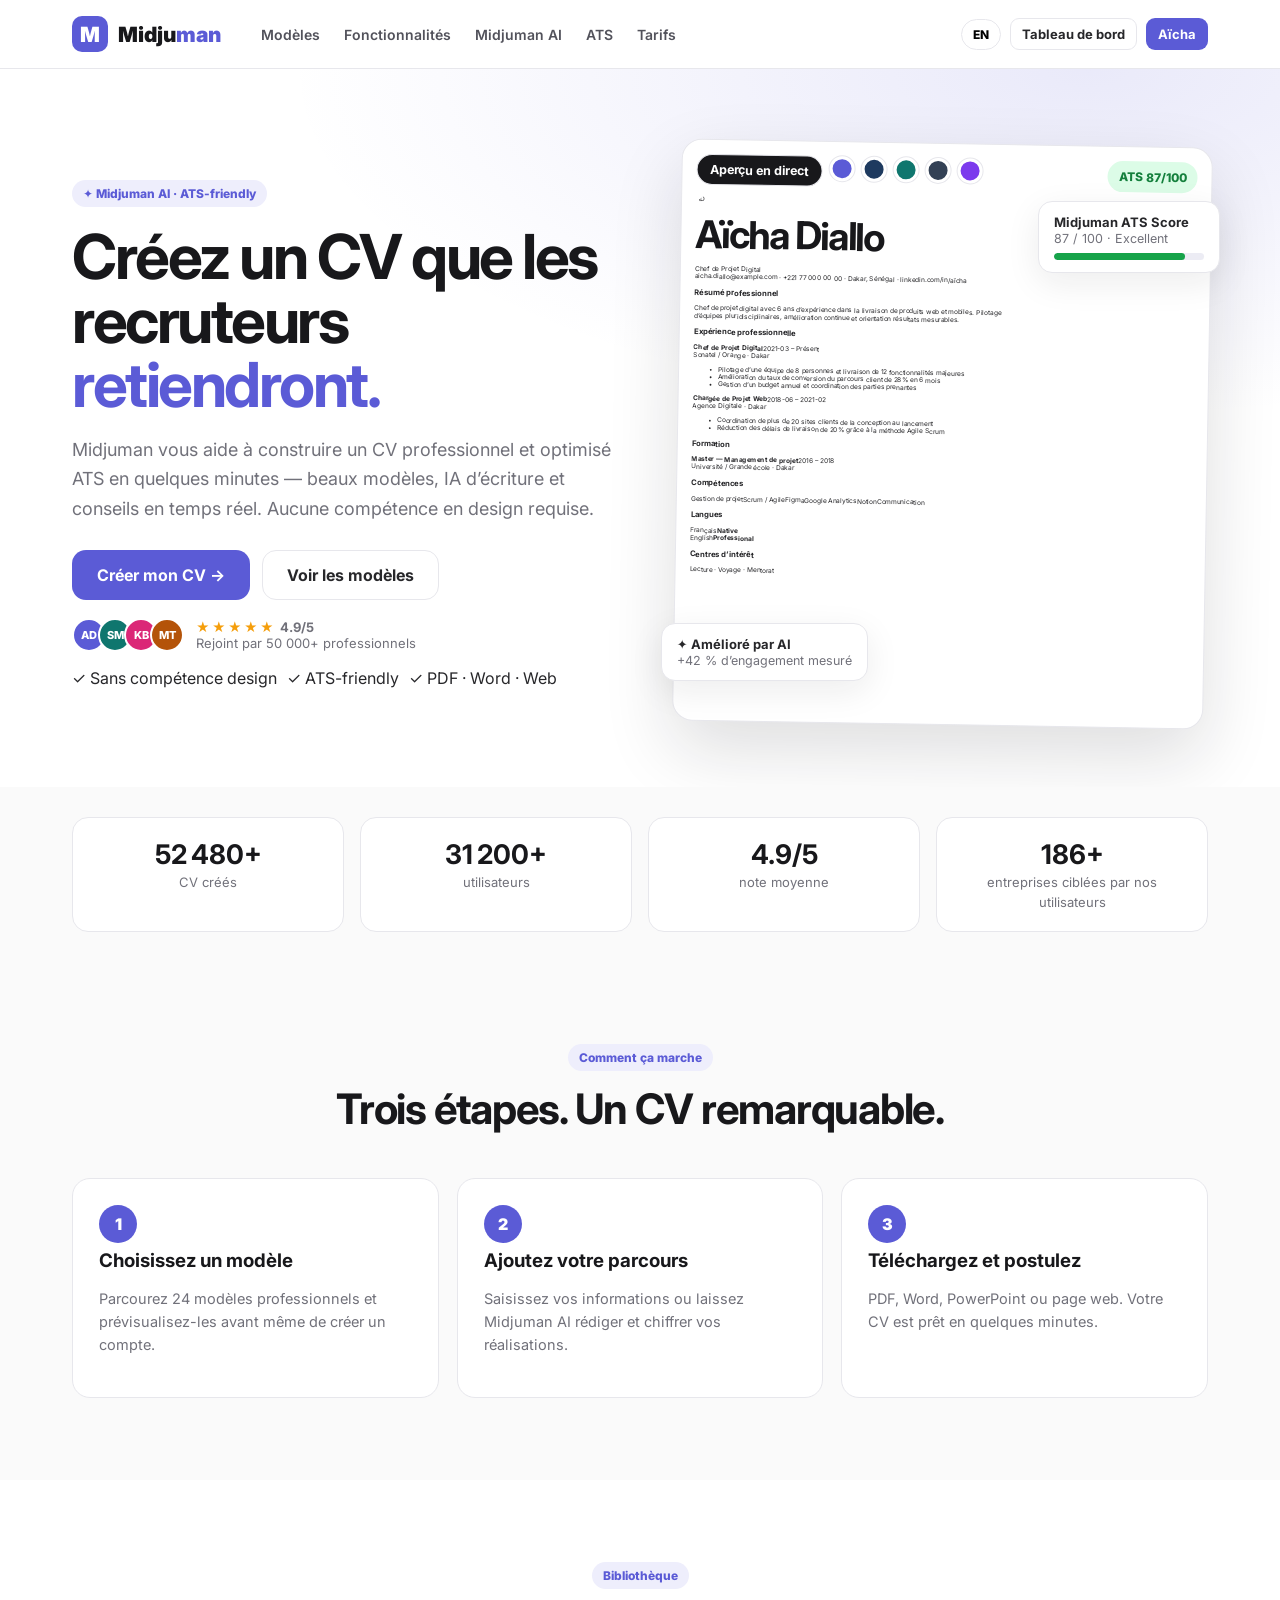
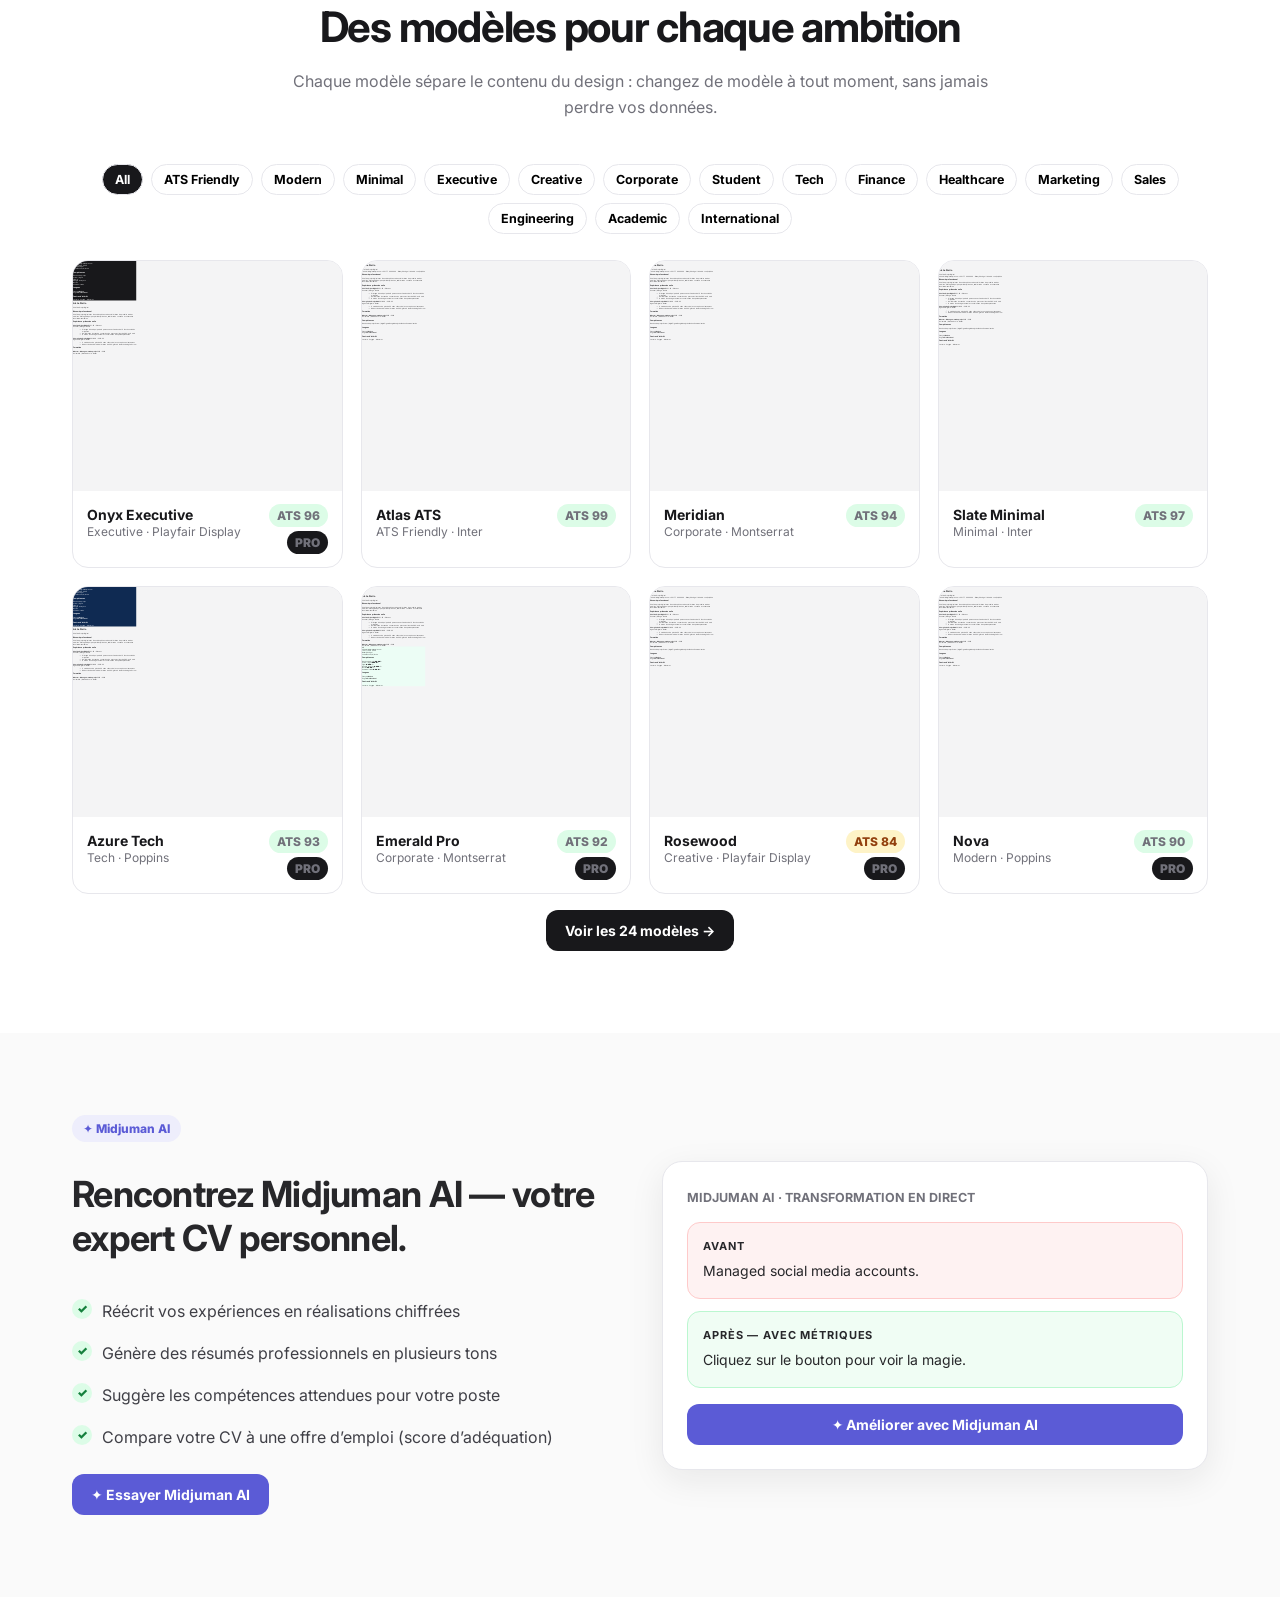
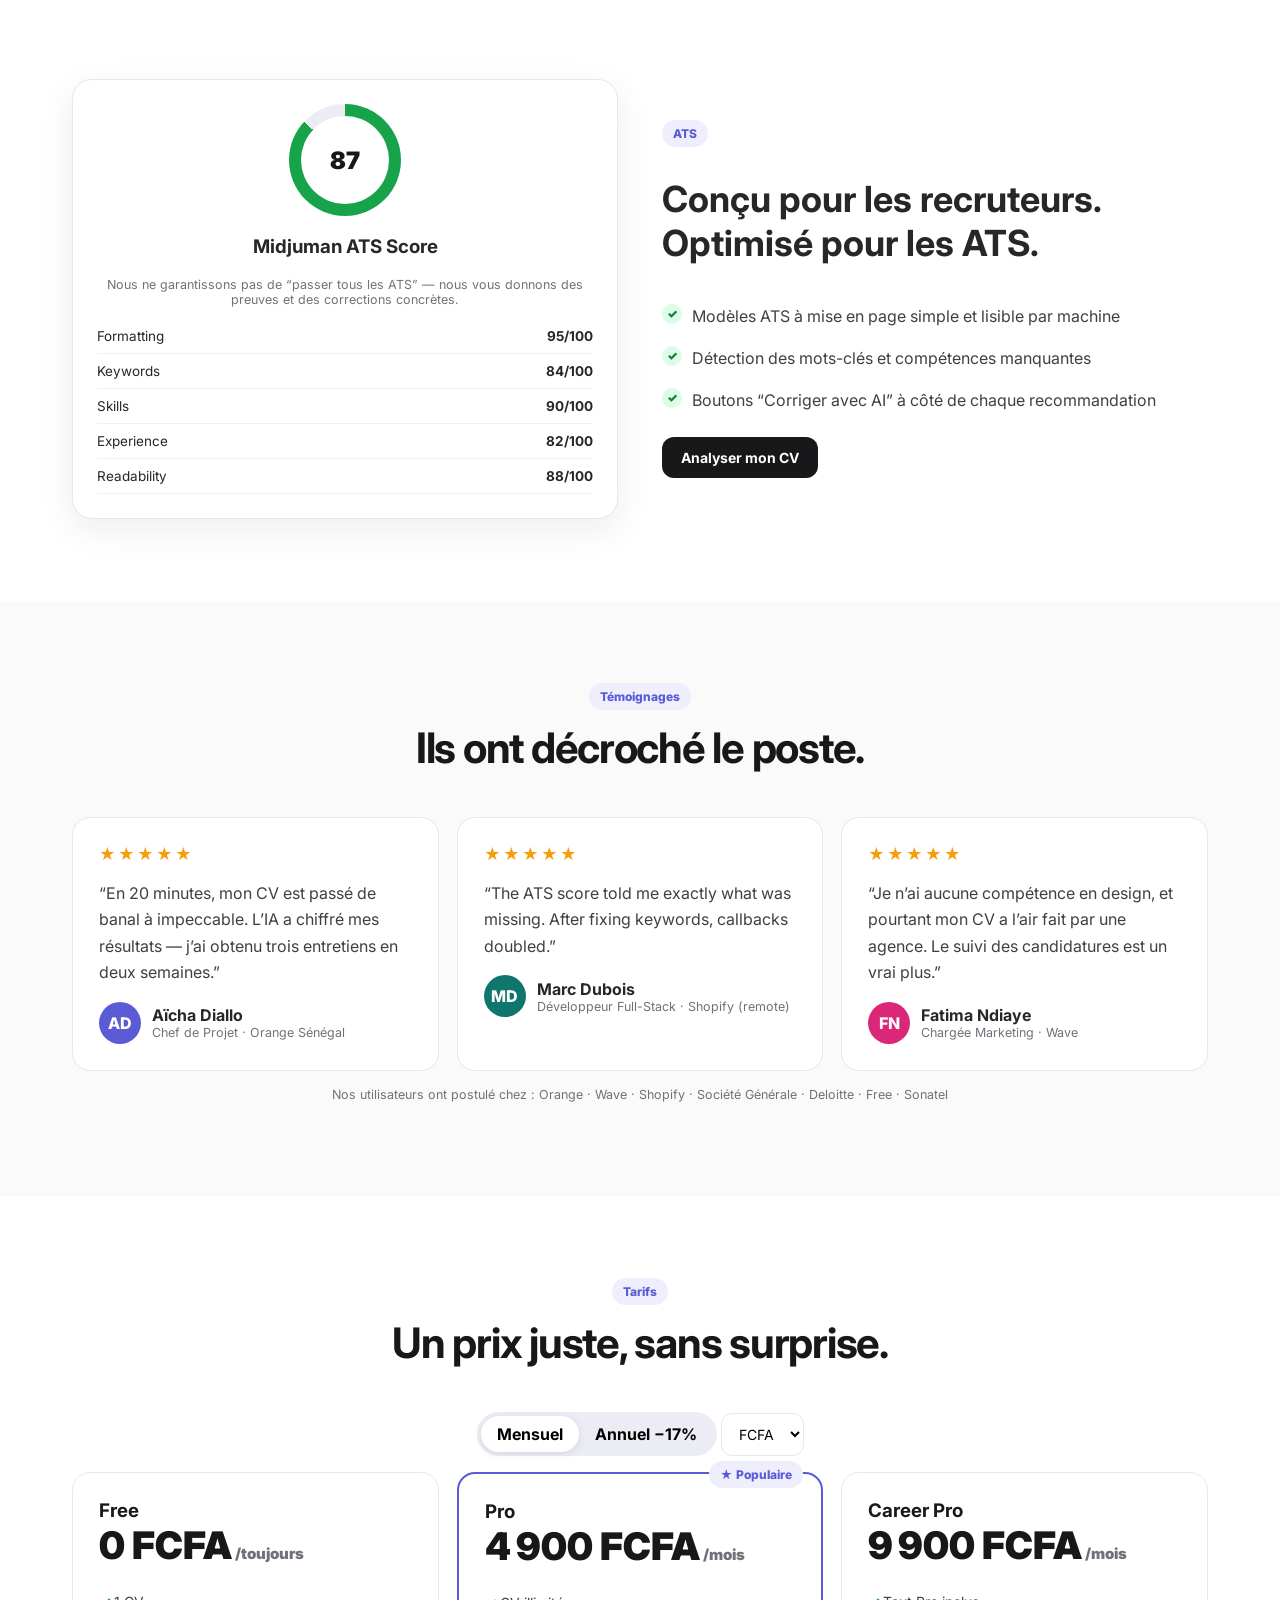
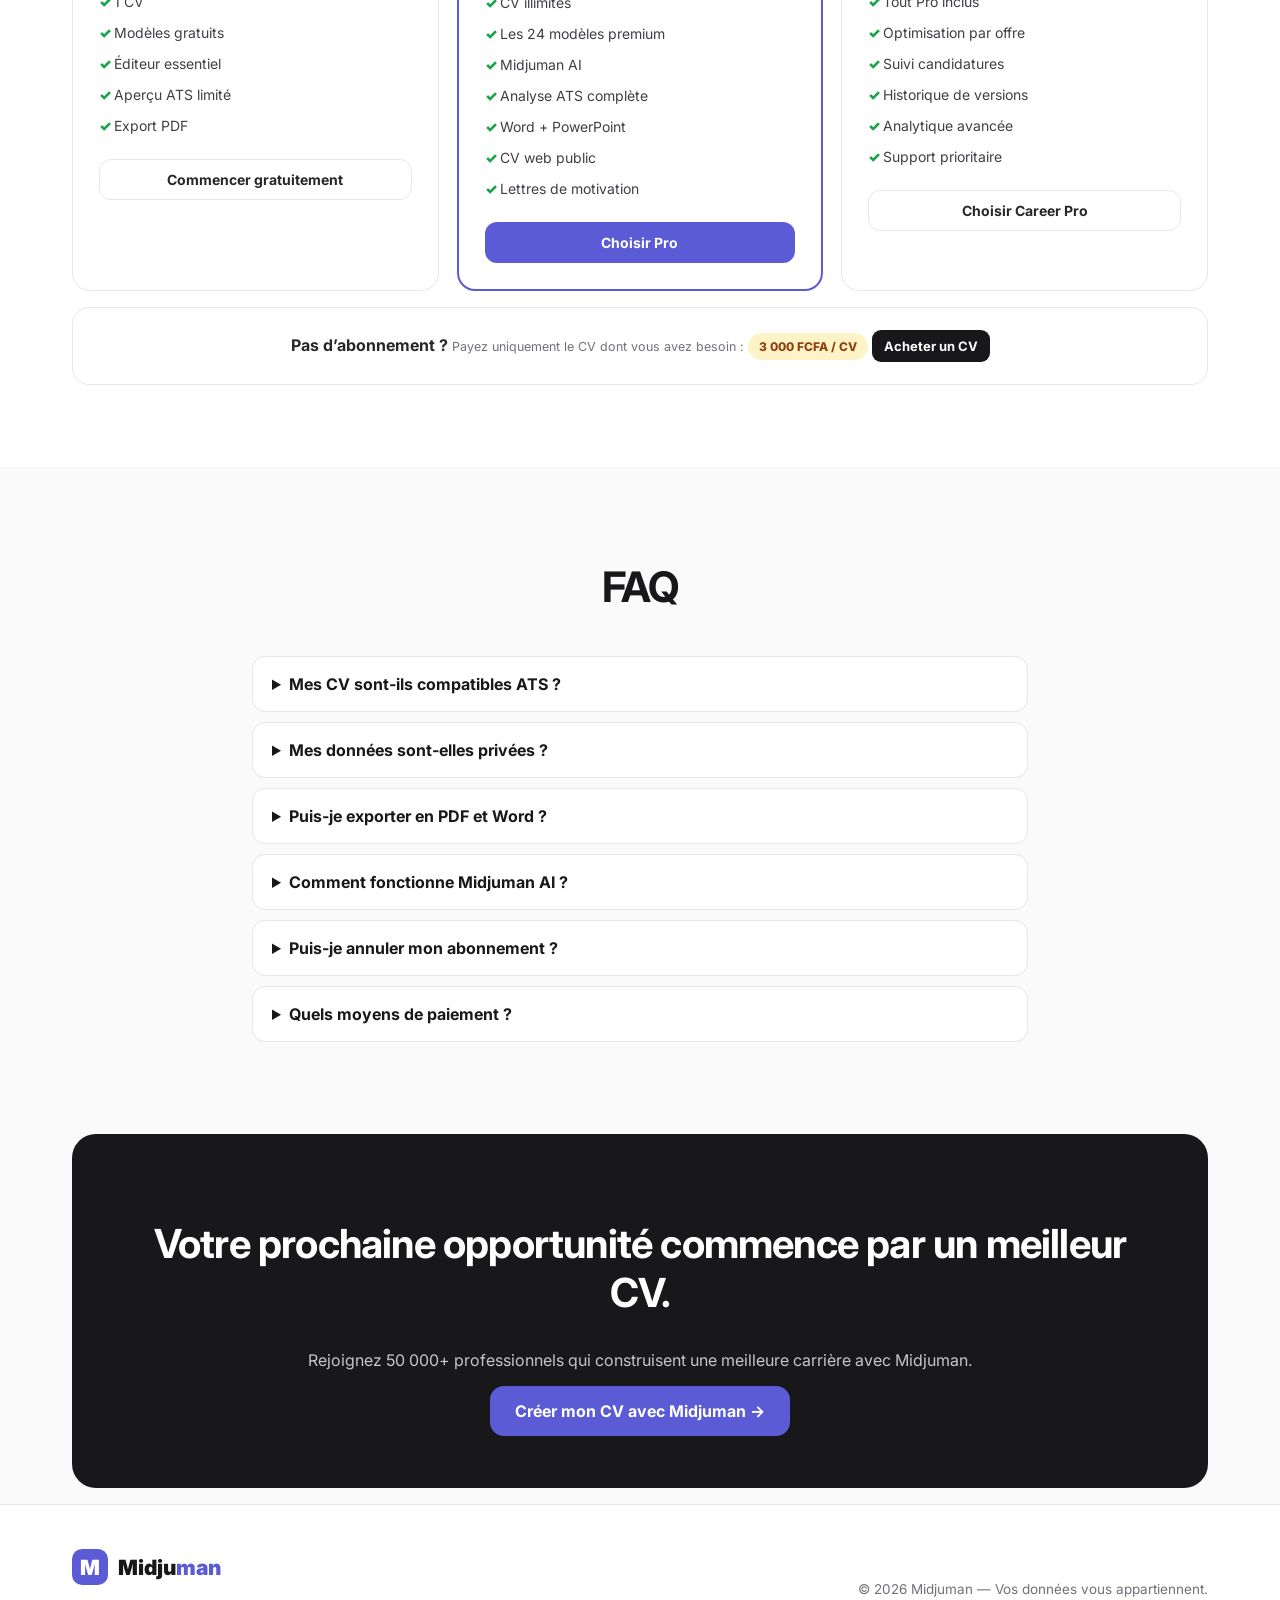
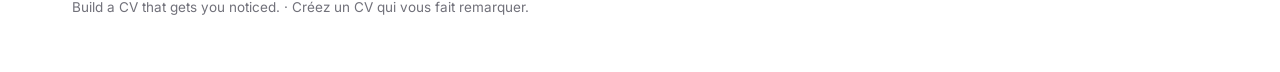
<file: index.html>
<!DOCTYPE html>
<html lang="fr">
<head>
<meta charset="UTF-8">
<meta name="viewport" content="width=device-width, initial-scale=1.0">
<title>Midjuman — Build a CV that gets you noticed | Créez un CV qui vous fait remarquer</title>
<meta name="description" content="Midjuman — Build a professional, ATS-friendly resume in minutes with beautiful templates and AI-powered recommendations. Créez un CV professionnel optimisé ATS en quelques minutes.">
<link rel="icon" href="data:image/svg+xml,<svg xmlns='http://www.w3.org/2000/svg' viewBox='0 0 100 100'><rect width='100' height='100' rx='22' fill='%235B5BD6'/><text x='50' y='68' font-size='52' text-anchor='middle' fill='white' font-family='Arial' font-weight='bold'>M</text></svg>">
<link rel="preconnect" href="https://fonts.googleapis.com"><link rel="preconnect" href="https://fonts.gstatic.com" crossorigin>
<link href="https://fonts.googleapis.com/css2?family=Inter:wght@400;500;600;700;800;900&family=Playfair+Display:wght@600;700;800&family=Source+Serif+4:opsz,wght@8..60,600;8..60,700&family=Lora:wght@500;600;700&family=Montserrat:wght@600;700;800&family=Poppins:wght@500;600;700&family=Roboto:wght@400;500;700&family=Open+Sans:wght@400;600;700&family=Merriweather:wght@700;900&display=swap" rel="stylesheet">
<link rel="stylesheet" href="css/app.css">
</head>
<body>
<div id="app"><div class="boot"><div class="boot-logo">M</div><p>Midjuman…</p></div></div>
<div id="toast-root" aria-live="polite"></div>
<div id="modal-root"></div>
<input type="file" id="global-photo-input" accept="image/*" hidden>
<script src="js/data.js"></script>
<script src="js/store.js"></script>
<script src="js/ai.js"></script>
<script src="js/ats.js"></script>
<script src="js/render-cv.js"></script>
<script src="js/export.js"></script>
<script src="js/app.js"></script>
</body>
</html>
</file>
<file: css/app.css>
:root{--pri:#5B5BD6;--pri-d:#4343B8;--dark:#18181B;--txt:#27272A;--mut:#71717A;--bg:#FAFAFA;--card:#fff;--line:#E7E7EC;--ok:#16A34A;--warn:#F59E0B;--err:#DC2626;--r:16px;--shadow:0 10px 34px rgba(24,24,27,.08)}
*{box-sizing:border-box}html{scroll-behavior:smooth}body{margin:0;font-family:Inter,system-ui,sans-serif;color:var(--txt);background:var(--bg);-webkit-font-smoothing:antialiased}
a{color:inherit;text-decoration:none}button,input,select,textarea{font:inherit}button{cursor:pointer}img{max-width:100%}
:focus-visible{outline:3px solid rgba(91,91,214,.45);outline-offset:2px;border-radius:6px}
.boot{min-height:100vh;display:grid;place-items:center;color:var(--mut)}.boot-logo{width:58px;height:58px;border-radius:16px;background:var(--pri);color:#fff;display:grid;place-items:center;font-size:30px;font-weight:900;margin:auto}
.btn{display:inline-flex;align-items:center;justify-content:center;gap:8px;border:1px solid transparent;border-radius:12px;padding:11px 18px;font-weight:700;background:#fff;color:var(--txt);transition:.18s;font-size:14px}
.btn:hover{transform:translateY(-1px)}.btn-pri{background:var(--pri);color:#fff}.btn-pri:hover{background:var(--pri-d)}.btn-dark{background:var(--dark);color:#fff}.btn-out{border-color:var(--line)}.btn-ghost{background:transparent}.btn-sm{padding:7px 11px;border-radius:9px;font-size:13px}.btn-lg{padding:14px 24px;font-size:16px;border-radius:14px}.btn-block{width:100%}.btn-danger{color:var(--err);border-color:#FECACA}.btn:disabled{opacity:.55}
.inp{width:100%;border:1.5px solid var(--line);border-radius:11px;padding:11px 13px;background:#fff;font-size:14px}.inp:focus{border-color:var(--pri);outline:none;box-shadow:0 0 0 3px rgba(91,91,214,.14)}textarea.inp{resize:vertical;line-height:1.55}
label.fl{display:block;font-size:12.5px;font-weight:700;color:#3F3F46;margin:14px 0 6px}.hint{font-size:12px;color:var(--mut);line-height:1.5}
.badge{display:inline-flex;gap:6px;align-items:center;background:#EEEEFC;color:var(--pri);padding:6px 11px;border-radius:99px;font-size:12px;font-weight:800}.badge-ok{background:#DCFCE7;color:#15803D}.badge-warm{background:#FEF3C7;color:#92400E}
.container{max-width:1180px;margin:auto;padding:0 22px}.section{padding:82px 0}.sec-head{text-align:center;max-width:720px;margin:0 auto 44px}.sec-head h2{font-size:clamp(28px,4vw,42px);letter-spacing:-.03em;margin:12px 0;color:var(--dark)}.sec-head p{color:var(--mut);line-height:1.65}
/* NAV */.mnav{position:sticky;top:0;z-index:60;background:rgba(255,255,255,.9);backdrop-filter:blur(14px);border-bottom:1px solid var(--line)}.mnav-in{display:flex;align-items:center;gap:28px;height:68px}.logo{display:flex;gap:10px;align-items:center;font-size:21px;font-weight:900;color:var(--dark)}.logo i{width:36px;height:36px;border-radius:10px;background:var(--pri);color:#fff;display:grid;place-items:center;font-style:normal}.logo em{color:var(--pri);font-style:normal}.mnav nav{display:flex;gap:24px;margin-left:12px}.mnav nav a{font-size:14px;font-weight:600;color:#52525B}.mnav nav a:hover{color:var(--pri)}.nav-r{margin-left:auto;display:flex;gap:9px;align-items:center}.lang-btn{border:1px solid var(--line);background:#fff;border-radius:99px;padding:7px 11px;font-weight:800;font-size:12px}.burger{display:none;border:0;background:none;font-size:23px}
/* HERO */.hero{padding:74px 0 62px;background:radial-gradient(800px 350px at 85% 0,rgba(91,91,214,.13),transparent),#fff;overflow:hidden}.hero-grid{display:grid;grid-template-columns:1.02fr .98fr;gap:52px;align-items:center}.hero h1{font-size:clamp(38px,5.2vw,62px);line-height:1.03;letter-spacing:-.04em;color:var(--dark);margin:18px 0}.hero h1 span{color:var(--pri)}.hero-sub{font-size:18px;line-height:1.65;color:var(--mut);max-width:560px}.hero-ctas{display:flex;gap:12px;flex-wrap:wrap;margin:26px 0 18px}.trust{display:flex;align-items:center;gap:12px;color:var(--mut);font-size:13px}.avatars{display:flex}.avatars span{width:34px;height:34px;border-radius:50%;border:2.5px solid #fff;display:grid;place-items:center;color:#fff;font-size:11px;font-weight:800;margin-left:-8px}.avatars span:first-child{margin:0}.stars{color:#F59E0B;letter-spacing:2px}
.hero-cv-wrap{position:relative}.hero-cv{background:#fff;border:1px solid var(--line);border-radius:20px;box-shadow:0 28px 70px rgba(24,24,27,.14);padding:14px;transform:rotate(1deg)}.hero-cv .cv-scroll{height:510px;overflow:hidden;border-radius:12px;position:relative}.hero-cv .cv-doc{transform:scale(.62);transform-origin:top left}.hero-tools{display:flex;gap:7px;align:center;margin-bottom:11px;flex-wrap:wrap}.chip{border:1px solid var(--line);background:#fff;border-radius:99px;padding:7px 12px;font-size:12.5px;font-weight:700}.chip.on{background:var(--dark);color:#fff}.dotc{width:25px;height:25px;border-radius:50%;border:3px solid #fff;box-shadow:0 0 0 1px var(--line);cursor:pointer}.float-card{position:absolute;background:#fff;border:1px solid var(--line);box-shadow:var(--shadow);border-radius:14px;padding:12px 15px;font-size:13px}.float-card b{display:block}.fc1{right:-12px;top:58px}.fc2{left:-16px;bottom:44px}.meter{height:7px;background:#ECECF4;border-radius:99px;width:150px;margin-top:7px;overflow:hidden}.meter i{display:block;height:100%;background:var(--ok);border-radius:99px;transition:width 1s}
.stats{display:grid;grid-template-columns:repeat(4,1fr);gap:16px;padding:30px 0}.stat{background:#fff;border:1px solid var(--line);border-radius:var(--r);padding:20px;text-align:center}.stat b{font-size:27px;color:var(--dark);display:block}.stat span{color:var(--mut);font-size:13px}
.cards3{display:grid;grid-template-columns:repeat(3,1fr);gap:18px}.feature,.step,.tcard,.price{background:#fff;border:1px solid var(--line);border-radius:18px;padding:26px}.feature:hover,.tcard:hover{box-shadow:var(--shadow);transform:translateY(-2px);transition:.2s}.ficon{width:46px;height:46px;border-radius:13px;background:#EEEEFC;color:var(--pri);display:grid;place-items:center;font-size:21px;margin-bottom:14px}.feature h3,.step h3{margin:6px 0;color:var(--dark)}.feature p,.step p{color:var(--mut);line-height:1.6;font-size:14.5px}.step-num{width:38px;height:38px;border-radius:50%;background:var(--pri);color:#fff;display:grid;place-items:center;font-weight:900}
.tpl-grid{display:grid;grid-template-columns:repeat(4,1fr);gap:18px}.tpl-card{background:#fff;border:1px solid var(--line);border-radius:16px;overflow:hidden;cursor:pointer}.tpl-card:hover{box-shadow:var(--shadow);transform:translateY(-3px);transition:.2s}.tpl-thumb{height:230px;overflow:hidden;background:#F4F4F5;position:relative}.tpl-thumb .cv-doc{transform:scale(.235);transform-origin:top left;pointer-events:none}.tpl-meta{padding:13px 14px;display:flex;justify-content:space-between;gap:8px;align-items:start}.tpl-meta b{font-size:14px;color:var(--dark)}.tpl-meta span{font-size:12px;color:var(--mut);display:block}.ats-pill{font-size:11px;font-weight:800;color:#15803D;background:#DCFCE7;padding:4px 8px;border-radius:99px;white-space:nowrap}.ats-pill.mid{color:#92400E;background:#FEF3C7}.pro-pill{font-size:11px;font-weight:900;color:#fff;background:var(--dark);padding:4px 8px;border-radius:99px}
.filterbar{display:flex;gap:8px;flex-wrap:wrap;justify-content:center;margin-bottom:26px}
.split{display:grid;grid-template-columns:1fr 1fr;gap:44px;align-items:center}.checklist{list-style:none;padding:0}.checklist li{padding:9px 0 9px 30px;position:relative;color:#3F3F46;line-height:1.5}.checklist li:before{content:'✓';position:absolute;left:0;width:20px;height:20px;border-radius:50%;background:#DCFCE7;color:#15803D;display:grid;place-items:center;font-size:12px;font-weight:900}
.ai-demo,.ats-demo{background:#fff;border:1px solid var(--line);border-radius:20px;padding:24px;box-shadow:var(--shadow)}.before-after{display:grid;gap:12px}.ba{border-radius:13px;padding:15px;font-size:14px;line-height:1.6}.ba.before{background:#FEF2F2;border:1px solid #FECACA}.ba.after{background:#F0FDF4;border:1px solid #BBF7D0}.ba b{font-size:11px;letter-spacing:.08em;text-transform:uppercase;display:block;margin-bottom:5px}
.price.pop{border:2px solid var(--pri);position:relative}.price .amt{font-size:38px;font-weight:900;color:var(--dark)}.price ul{list-style:none;padding:0;margin:18px 0}.price li{padding:7px 0;color:#3F3F46;font-size:14px}.price li:before{content:'✓ ';color:var(--ok);font-weight:900}.toggle{display:inline-flex;background:#ECECF4;padding:4px;border-radius:99px}.toggle button{border:0;background:transparent;padding:8px 16px;border-radius:99px;font-weight:700}.toggle button.on{background:#fff;box-shadow:0 2px 8px rgba(0,0,0,.09)}
.tstars{color:#F59E0B}.tcard p{color:#3F3F46;line-height:1.65}.tperson{display:flex;gap:11px;align-items:center;margin-top:16px}.tperson i{width:42px;height:42px;border-radius:50%;display:grid;place-items:center;color:#fff;font-weight:800;font-style:normal}.tperson span{font-size:12.5px;color:var(--mut);display:block}
details.faq{background:#fff;border:1px solid var(--line);border-radius:13px;padding:17px 19px;margin-bottom:10px}details.faq summary{font-weight:700;cursor:pointer;color:var(--dark)}details.faq p{color:var(--mut);line-height:1.6}
.final-cta{background:var(--dark);color:#fff;border-radius:24px;padding:52px;text-align:center}.final-cta h2{font-size:clamp(27px,4vw,40px);letter-spacing:-.02em}.footer{padding:44px 0;color:var(--mut);font-size:13.5px;border-top:1px solid var(--line);background:#fff}
/* AUTH */.auth-wrap{min-height:calc(100vh - 68px);display:grid;place-items:center;padding:34px 16px;background:radial-gradient(700px 300px at 50% 0,rgba(91,91,214,.12),transparent)}.auth-card{background:#fff;border:1px solid var(--line);border-radius:20px;box-shadow:var(--shadow);padding:34px;width:min(480px,100%)}.auth-card h1{margin:8px 0;color:var(--dark);letter-spacing:-.02em}.social{display:grid;grid-template-columns:1fr 1fr;gap:10px}.divider{display:flex;align-items:center;gap:12px;color:var(--mut);font-size:12px;margin:18px 0}.divider:before,.divider:after{content:'';height:1px;background:var(--line);flex:1}.opt-grid{display:grid;gap:10px}.opt{border:1.5px solid var(--line);background:#fff;border-radius:13px;padding:15px;text-align:left;font-weight:700}.opt:hover,.opt.sel{border-color:var(--pri);background:#F5F5FF}.prog{height:7px;background:#ECECF4;border-radius:99px;overflow:hidden}.prog i{display:block;height:100%;background:var(--pri)}
/* APP SHELL */.shell{display:grid;grid-template-columns:240px 1fr;min-height:100vh}.side{background:#fff;border-right:1px solid var(--line);padding:20px 14px;position:sticky;top:0;height:100vh;display:flex;flex-direction:column;gap:4px}.side a{display:flex;gap:10px;padding:10px 12px;border-radius:10px;font-size:14px;font-weight:600;color:#52525B}.side a:hover,.side a.on{background:#EEEEFC;color:var(--pri)}.side .sp{flex:1}.user-chip{display:flex;gap:9px;align-items:center;background:#FAFAFA;border:1px solid var(--line);border-radius:12px;padding:9px}.user-chip i{width:34px;height:34px;border-radius:50%;background:var(--pri);color:#fff;display:grid;place-items:center;font-style:normal;font-weight:800}.main{padding:28px;min-width:0}.topbar{display:flex;gap:14px;align-items:center;flex-wrap:wrap;margin-bottom:22px}.topbar h1{margin:0;color:var(--dark);letter-spacing:-.025em;font-size:27px}.topbar p{margin:3px 0 0;color:var(--mut)}
.dash-stats{display:grid;grid-template-columns:repeat(4,1fr);gap:14px;margin-bottom:18px}.dstat{background:#fff;border:1px solid var(--line);border-radius:15px;padding:17px}.dstat b{font-size:23px;color:var(--dark);display:block}.dstat span{font-size:12.5px;color:var(--mut)}
.cv-grid{display:grid;grid-template-columns:repeat(3,1fr);gap:16px}.cv-card{background:#fff;border:1px solid var(--line);border-radius:17px;overflow:hidden}.cv-card:hover{box-shadow:var(--shadow)}.cv-thumb{height:225px;overflow:hidden;background:#F4F4F5;border-bottom:1px solid var(--line);cursor:pointer}.cv-thumb .cv-doc{transform:scale(.232);transform-origin:top left;pointer-events:none}.cv-body{padding:15px}.cv-body h3{margin:0 0 4px;color:var(--dark);font-size:15.5px}.meta{font-size:12.5px;color:var(--mut)}.actions{display:flex;gap:6px;flex-wrap:wrap;margin-top:12px}.iconbtn{border:1px solid var(--line);background:#fff;border-radius:9px;padding:7px 10px;font-size:12.5px;font-weight:700}.iconbtn:hover{border-color:var(--pri);color:var(--pri)}.empty{background:#fff;border:1.5px dashed #D4D4D8;border-radius:20px;padding:50px 24px;text-align:center}.empty h3{color:var(--dark)}
.panel{background:#fff;border:1px solid var(--line);border-radius:17px;padding:22px}.grid2{display:grid;grid-template-columns:1fr 1fr;gap:16px}.grid3{display:grid;grid-template-columns:repeat(3,1fr);gap:16px}
/* BUILDER */.builder{display:grid;grid-template-columns:390px 1fr 320px;height:100vh;overflow:hidden;background:#F4F4F5}.b-pane{background:#fff;overflow-y:auto;padding:18px}.b-left{border-right:1px solid var(--line)}.b-right{border-left:1px solid var(--line)}.b-center{overflow:auto;padding:20px 14px 50px}.b-top{display:flex;gap:8px;align-items:center;flex-wrap:wrap;margin-bottom:12px}.save-state{font-size:12.5px;color:var(--mut);font-weight:700}.save-state.ok{color:var(--ok)}
.sec-acc{border:1px solid var(--line);border-radius:13px;margin-bottom:10px;overflow:hidden;background:#fff}.sec-headbar{display:flex;align-items:center;gap:8px;padding:12px;background:#FAFAFA;cursor:pointer}.sec-headbar b{flex:1;font-size:14px;color:var(--dark)}.sec-body{padding:4px 14px 15px}.mini-btn{border:1px solid var(--line);background:#fff;border-radius:8px;padding:5px 8px;font-size:12px;font-weight:700}.ai-btn{background:#EEEEFC!important;color:var(--pri)!important;border-color:#C7C7F5!important}.ai-box{background:linear-gradient(180deg,#F5F5FF,#fff);border:1px solid #C7C7F5;border-radius:13px;padding:14px;margin:12px 0}.ai-out{background:#fff;border:1px solid var(--line);border-radius:10px;padding:11px;font-size:13.5px;line-height:1.6;margin-top:9px}
.item-card{border:1px solid var(--line);border-radius:12px;padding:12px;margin:12px 0;background:#FAFAFA}.item-card h4{margin:0 0 4px;font-size:13.5px;color:var(--dark)}
.range-row{display:grid;grid-template-columns:105px 1fr 38px;gap:9px;align-items:center;font-size:12.5px;font-weight:600;margin:10px 0}input[type=range]{accent-color:var(--pri)}
.swatches{display:flex;gap:8px;flex-wrap:wrap}.color-inp{width:100%;height:42px;border:1px solid var(--line);border-radius:10px;background:#fff;padding:4px}
.preview-shell{display:flex;justify-content:center}.cv-scale{transform-origin:top center;box-shadow:0 18px 50px rgba(24,24,27,.16)}
.score-ring{width:112px;height:112px;border-radius:50%;display:grid;place-items:center;margin:auto;background:conic-gradient(var(--ok) calc(var(--v)*1%),#ECECF4 0)}.score-ring i{width:88px;height:88px;background:#fff;border-radius:50%;display:grid;place-items:center;font-style:normal;font-weight:900;font-size:24px;color:var(--dark)}
.cat-row{display:grid;grid-template-columns:1fr auto;gap:8px;padding:9px 0;border-bottom:1px solid #F1F1F4;font-size:13.5px}.mobile-tabs{display:none}
/* TRACKER */.kanban{display:grid;grid-template-columns:repeat(5,minmax(210px,1fr));gap:12px;overflow-x:auto;padding-bottom:10px}.kcol{background:#F4F4F5;border:1px solid var(--line);border-radius:15px;padding:11px;min-height:300px}.kcol.dragover{outline:2px dashed var(--pri)}.kcard{background:#fff;border:1px solid var(--line);border-radius:12px;padding:12px;margin-bottom:9px;cursor:grab}.kcard b{color:var(--dark);font-size:14px}.kcard span{font-size:12px;color:var(--mut);display:block}
/* MODAL/TOAST */.modal-bg{position:fixed;inset:0;background:rgba(24,24,27,.55);z-index:100;display:grid;place-items:center;padding:16px}.modal{background:#fff;border-radius:19px;padding:26px;width:min(620px,100%);max-height:90vh;overflow:auto;box-shadow:var(--shadow)}.modal h2{margin-top:0;color:var(--dark)}#toast-root{position:fixed;right:18px;bottom:18px;z-index:200;display:grid;gap:9px}.toast{background:var(--dark);color:#fff;border-radius:12px;padding:13px 16px;box-shadow:var(--shadow);font-size:14px;max-width:360px;animation:up .25s}@keyframes up{from{transform:translateY(8px);opacity:0}}
.web-hero{text-align:center;padding:20px}.qr{width:150px;height:150px;border:1px solid var(--line);border-radius:12px}
table.tbl{width:100%;border-collapse:collapse;font-size:13.5px}table.tbl th,table.tbl td{padding:10px;border-bottom:1px solid var(--line);text-align:left}table.tbl th{color:var(--mut)}
.switch{position:relative;width:46px;height:26px;flex:none}.switch input{opacity:0}.switch i{position:absolute;inset:0;background:#D4D4D8;border-radius:99px;cursor:pointer}.switch i:before{content:'';position:absolute;width:20px;height:20px;background:#fff;border-radius:50%;top:3px;left:3px;transition:.2s}.switch input:checked+i{background:var(--pri)}.switch input:checked+i:before{left:23px}
.rowflex{display:flex;gap:10px;align-items:center;flex-wrap:wrap}.grow{flex:1}.mt{margin-top:16px}.mb{margin-bottom:16px}.center{text-align:center}.small{font-size:12.5px;color:var(--mut)}
@media(max-width:1000px){.mnav nav{display:none}.burger{display:block}.hero-grid,.split{grid-template-columns:1fr}.tpl-grid{grid-template-columns:repeat(2,1fr)}.cards3,.cv-grid,.grid3{grid-template-columns:1fr 1fr}.stats,.dash-stats{grid-template-columns:1fr 1fr}.shell{grid-template-columns:1fr}.side{position:fixed;z-index:80;left:0;top:0;width:250px;transform:translateX(-105%);transition:.25s}.side.open{transform:none;box-shadow:var(--shadow)}.builder{grid-template-columns:1fr;height:auto;overflow:visible}.b-pane{display:none;max-height:none}.builder[data-tab=content] .b-left,.builder[data-tab=design] .b-right{display:block}.builder[data-tab=preview] .b-center{display:block}.b-center{display:none}.mobile-tabs{display:flex;position:sticky;top:0;z-index:20;background:#fff;border-bottom:1px solid var(--line);padding:8px;gap:7px}.fc1,.fc2{display:none}}
@media(max-width:600px){.tpl-grid,.cards3,.cv-grid,.grid2,.grid3{grid-template-columns:1fr}.social{grid-template-columns:1fr}.hero{padding-top:42px}.main{padding:18px 14px}.final-cta{padding:34px 20px}}
@media print{body{background:#fff}}
</file>
